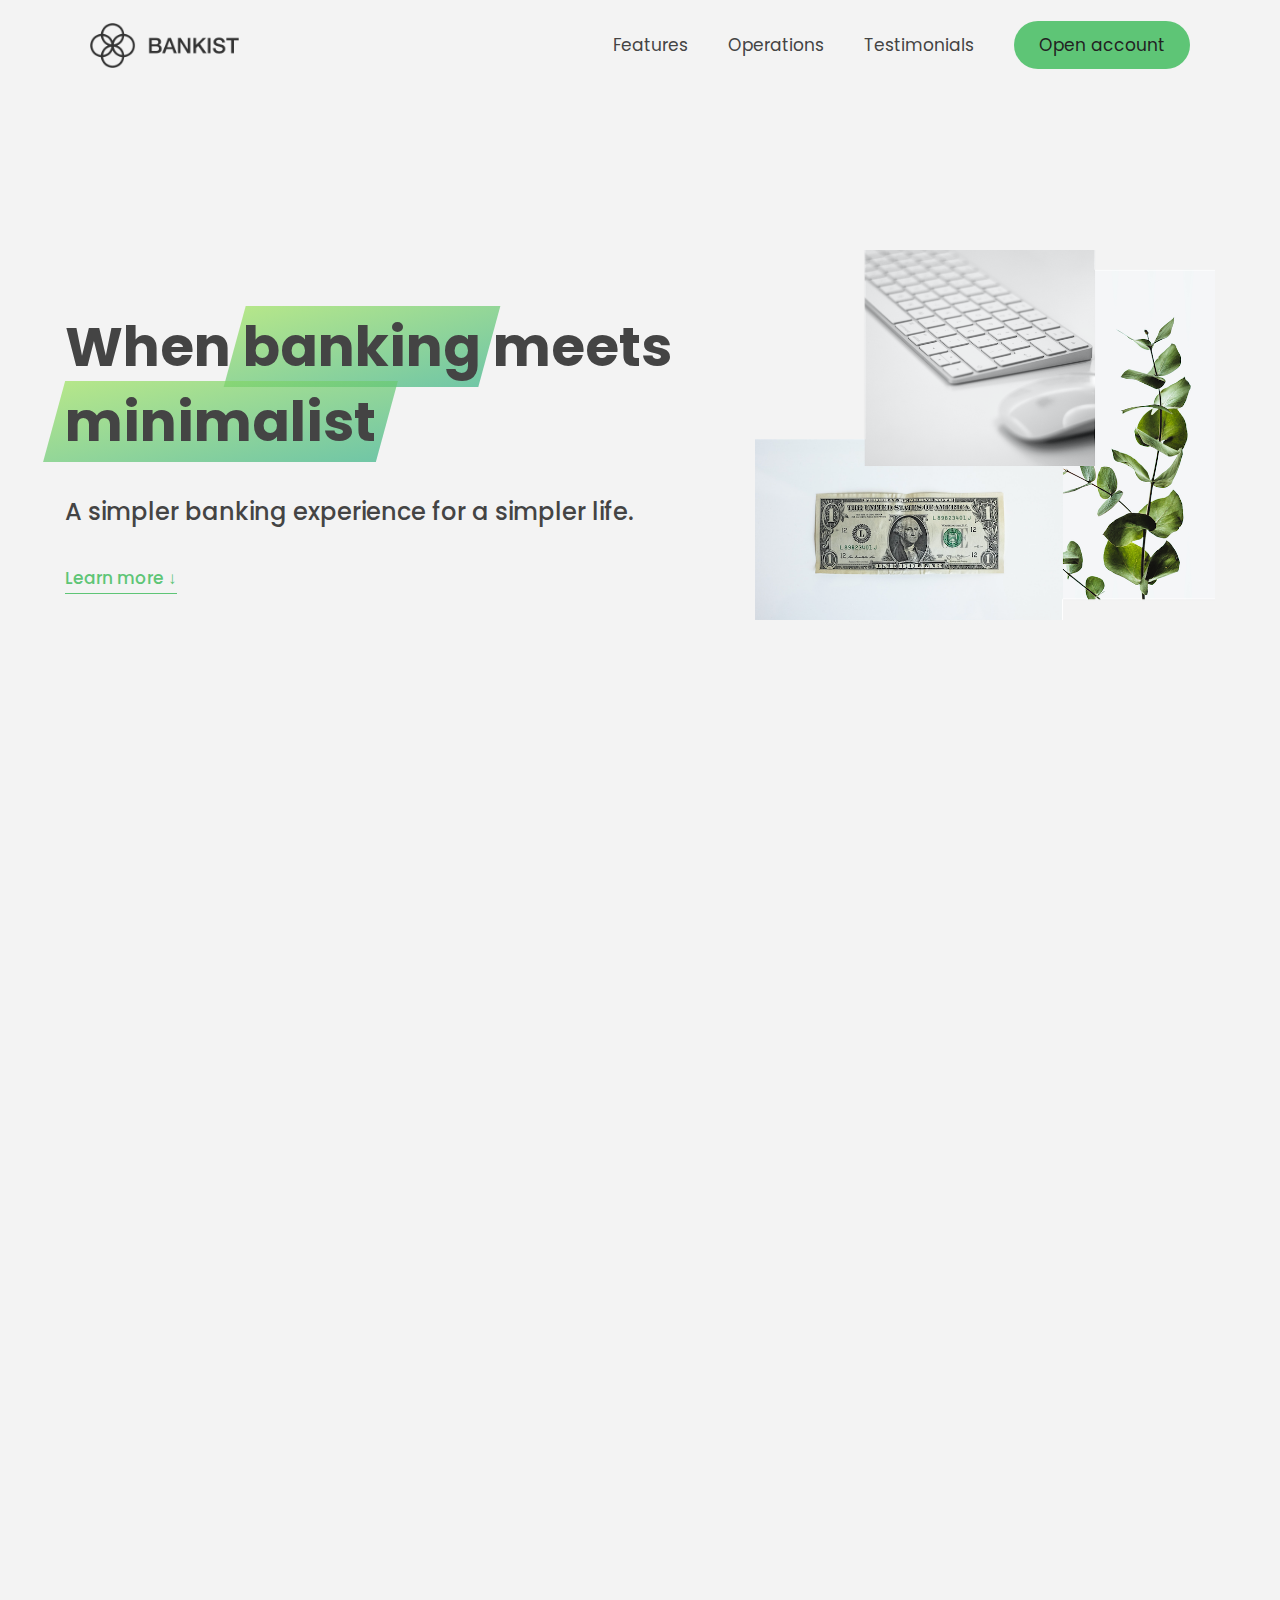
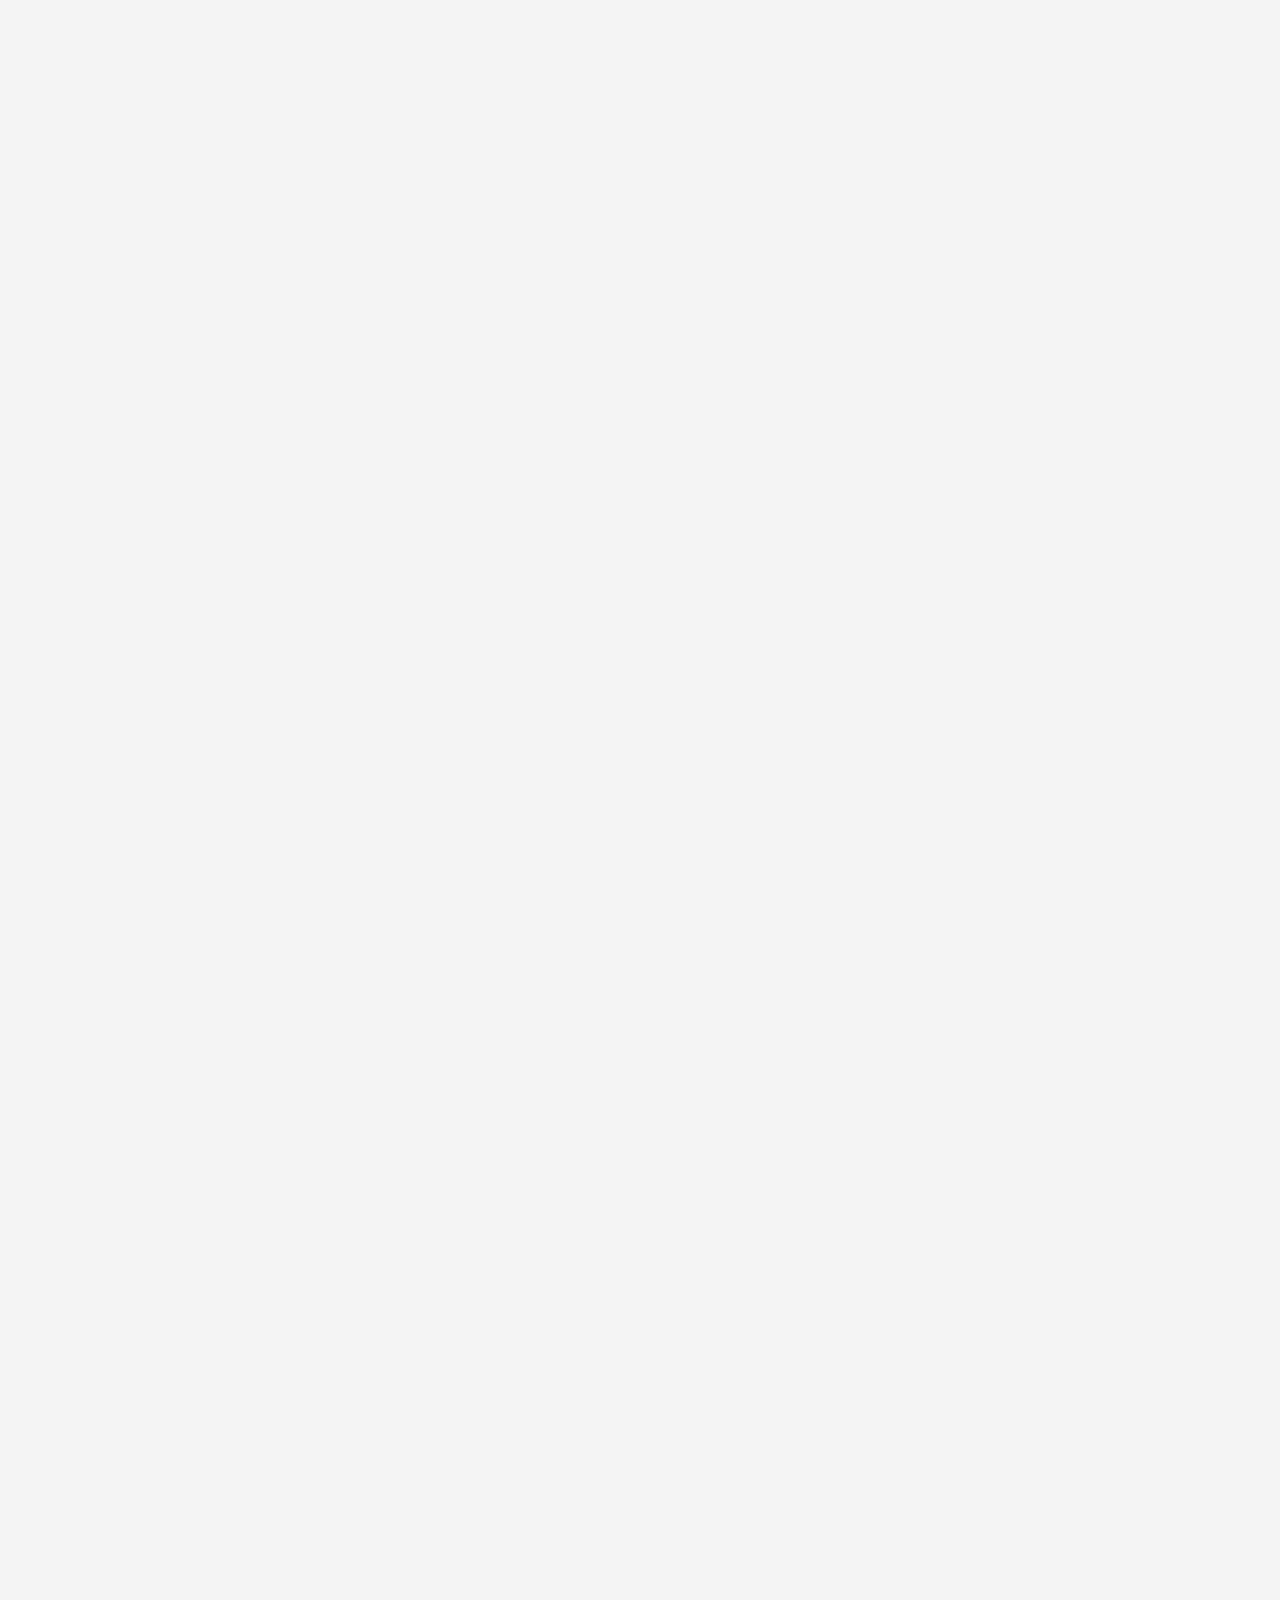
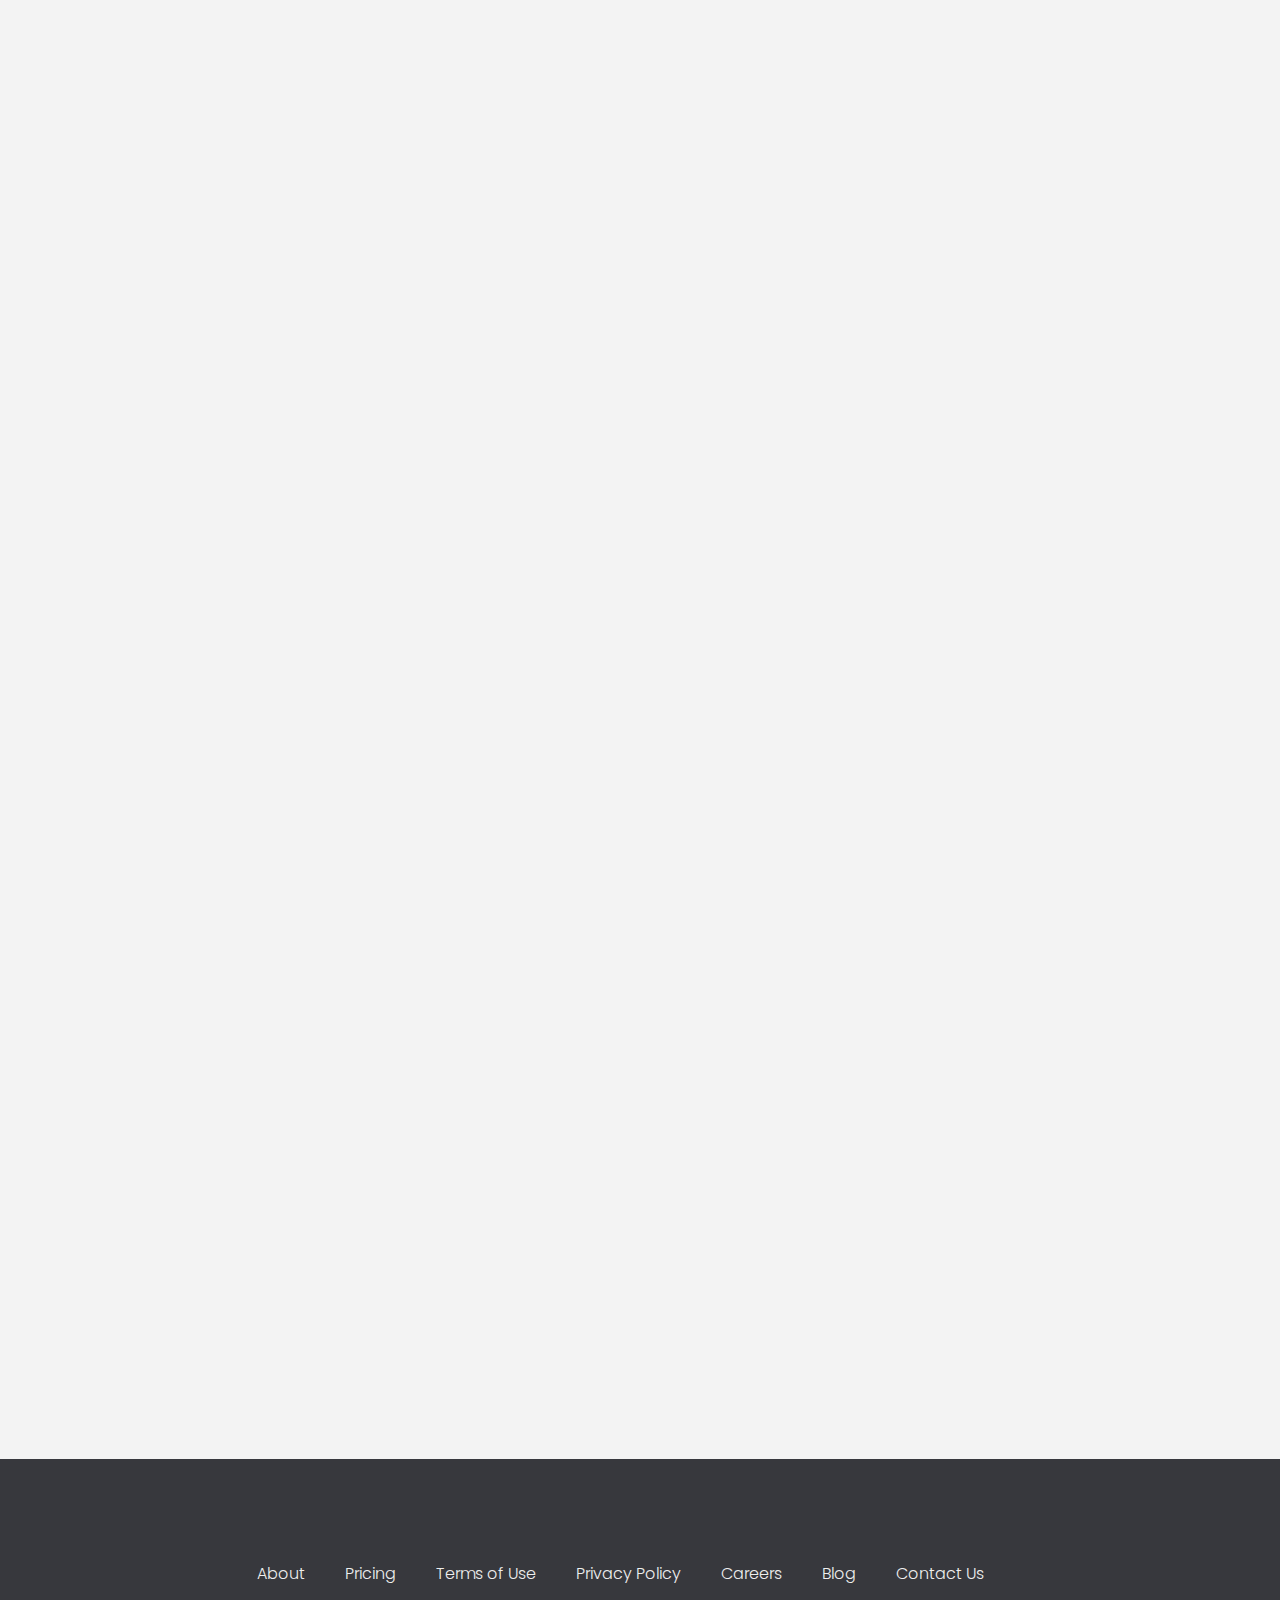
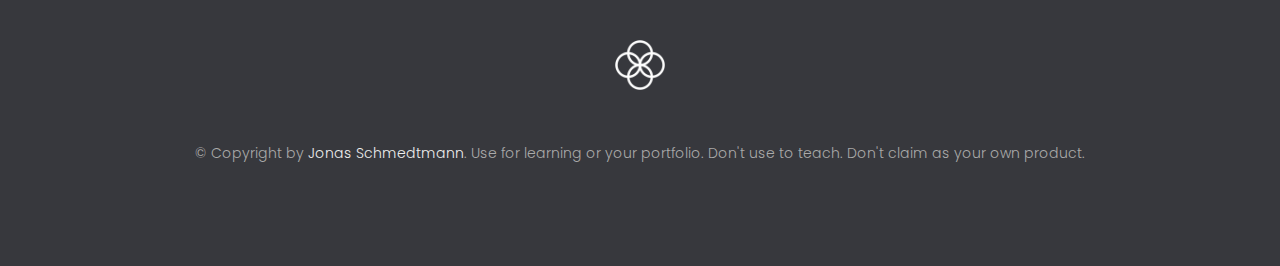
<file: index.html>
<!DOCTYPE html>
<html lang="en">
  <head>
    <meta charset="UTF-8" />
    <meta name="viewport" content="width=device-width, initial-scale=1.0" />
    <meta http-equiv="X-UA-Compatible" content="ie=edge" />
    <link rel="shortcut icon" type="image/png" href="img/icon.png" />

    <link
      href="https://fonts.googleapis.com/css?family=Poppins:300,400,500,600&display=swap"
      rel="stylesheet"
    />
    <link rel="stylesheet" href="style.css" />
    <title>Bankist | When Banking meets Minimalist</title>

    <script defer src="script.js"></script>
  </head>
  <body>
    <header class="header">
      <nav class="nav">
        <img
          src="img/logo.png"
          alt="Bankist logo"
          class="nav__logo"
          id="logo"
        />
        <ul class="nav__links">
          <li class="nav__item">
            <a class="nav__link" href="#section--1">Features</a>
          </li>
          <li class="nav__item">
            <a class="nav__link" href="#section--2">Operations</a>
          </li>
          <li class="nav__item">
            <a class="nav__link" href="#section--3">Testimonials</a>
          </li>
          <li class="nav__item">
            <a class="nav__link nav__link--btn btn--show-modal" href="#"
              >Open account</a
            >
          </li>
        </ul>
      </nav>

      <div class="header__title">
        <h1>
          When
          <!-- Green highlight effect -->
          <span class="highlight">banking</span>
          meets<br />
          <span class="highlight">minimalist</span>
        </h1>
        <h4>A simpler banking experience for a simpler life.</h4>
        <button class="btn--text btn--scroll-to">Learn more &DownArrow;</button>
        <img
          src="img/hero.png"
          class="header__img"
          alt="Minimalist bank items"
        />
      </div>
    </header>

    <section class="section" id="section--1">
      <div class="section__title">
        <h2 class="section__description">Features</h2>
        <h3 class="section__header">
          Everything you need in a modern bank and more.
        </h3>
      </div>

      <div class="features">
        <img
          src="img/digital-lazy.jpg"
          data-src="img/digital.jpg"
          alt="Computer"
          class="features__img lazy-img"
        />
        <div class="features__feature">
          <div class="features__icon">
            <svg>
              <use xlink:href="img/icons.svg#icon-monitor"></use>
            </svg>
          </div>
          <h5 class="features__header">100% digital bank</h5>
          <p>
            Lorem ipsum dolor sit amet consectetur adipisicing elit. Unde alias
            sint quos? Accusantium a fugiat porro reiciendis saepe quibusdam
            debitis ducimus.
          </p>
        </div>

        <div class="features__feature">
          <div class="features__icon">
            <svg>
              <use xlink:href="img/icons.svg#icon-trending-up"></use>
            </svg>
          </div>
          <h5 class="features__header">Watch your money grow</h5>
          <p>
            Nesciunt quos autem dolorum voluptates cum dolores dicta fuga
            inventore ab? Nulla incidunt eius numquam sequi iste pariatur
            quibusdam!
          </p>
        </div>
        <img
          src="img/grow-lazy.jpg"
          data-src="img/grow.jpg"
          alt="Plant"
          class="features__img lazy-img"
        />

        <img
          src="img/card-lazy.jpg"
          data-src="img/card.jpg"
          alt="Credit card"
          class="features__img lazy-img"
        />
        <div class="features__feature">
          <div class="features__icon">
            <svg>
              <use xlink:href="img/icons.svg#icon-credit-card"></use>
            </svg>
          </div>
          <h5 class="features__header">Free debit card included</h5>
          <p>
            Quasi, fugit in cumque cupiditate reprehenderit debitis animi enim
            eveniet consequatur odit quam quos possimus assumenda dicta fuga
            inventore ab.
          </p>
        </div>
      </div>
    </section>

    <section class="section" id="section--2">
      <div class="section__title">
        <h2 class="section__description">Operations</h2>
        <h3 class="section__header">
          Everything as simple as possible, but no simpler.
        </h3>
      </div>

      <div class="operations">
        <div class="operations__tab-container">
          <button
            class="btn operations__tab operations__tab--1 operations__tab--active"
            data-tab="1"
          >
            <span>01</span>Instant Transfers
          </button>
          <button class="btn operations__tab operations__tab--2" data-tab="2">
            <span>02</span>Instant Loans
          </button>
          <button class="btn operations__tab operations__tab--3" data-tab="3">
            <span>03</span>Instant Closing
          </button>
        </div>
        <div
          class="operations__content operations__content--1 operations__content--active"
        >
          <div class="operations__icon operations__icon--1">
            <svg>
              <use xlink:href="img/icons.svg#icon-upload"></use>
            </svg>
          </div>
          <h5 class="operations__header">
            Transfer money to anyone, instantly! No fees, no BS.
          </h5>
          <p>
            Lorem ipsum dolor sit amet, consectetur adipisicing elit, sed do
            eiusmod tempor incididunt ut labore et dolore magna aliqua. Ut enim
            ad minim veniam, quis nostrud exercitation ullamco laboris nisi ut
            aliquip ex ea commodo consequat.
          </p>
        </div>

        <div class="operations__content operations__content--2">
          <div class="operations__icon operations__icon--2">
            <svg>
              <use xlink:href="img/icons.svg#icon-home"></use>
            </svg>
          </div>
          <h5 class="operations__header">
            Buy a home or make your dreams come true, with instant loans.
          </h5>
          <p>
            Duis aute irure dolor in reprehenderit in voluptate velit esse
            cillum dolore eu fugiat nulla pariatur. Excepteur sint occaecat
            cupidatat non proident, sunt in culpa qui officia deserunt mollit
            anim id est laborum.
          </p>
        </div>
        <div class="operations__content operations__content--3">
          <div class="operations__icon operations__icon--3">
            <svg>
              <use xlink:href="img/icons.svg#icon-user-x"></use>
            </svg>
          </div>
          <h5 class="operations__header">
            No longer need your account? No problem! Close it instantly.
          </h5>
          <p>
            Excepteur sint occaecat cupidatat non proident, sunt in culpa qui
            officia deserunt mollit anim id est laborum. Ut enim ad minim
            veniam, quis nostrud exercitation ullamco laboris nisi ut aliquip ex
            ea commodo consequat.
          </p>
        </div>
      </div>
    </section>

    <section class="section" id="section--3">
      <div class="section__title section__title--testimonials">
        <h2 class="section__description">Not sure yet?</h2>
        <h3 class="section__header">
          Millions of Bankists are already making their lifes simpler.
        </h3>
      </div>

      <div class="slider">
        <div class="slide slide--1">
          <div class="testimonial">
            <h5 class="testimonial__header">Best financial decision ever!</h5>
            <blockquote class="testimonial__text">
              Lorem ipsum dolor sit, amet consectetur adipisicing elit.
              Accusantium quas quisquam non? Quas voluptate nulla minima
              deleniti optio ullam nesciunt, numquam corporis et asperiores
              laboriosam sunt, praesentium suscipit blanditiis. Necessitatibus
              id alias reiciendis, perferendis facere pariatur dolore veniam
              autem esse non voluptatem saepe provident nihil molestiae.
            </blockquote>
            <address class="testimonial__author">
              <img src="img/user-1.jpg" alt="" class="testimonial__photo" />
              <h6 class="testimonial__name">Aarav Lynn</h6>
              <p class="testimonial__location">San Francisco, USA</p>
            </address>
          </div>
        </div>

        <div class="slide slide--2">
          <div class="testimonial">
            <h5 class="testimonial__header">
              The last step to becoming a complete minimalist
            </h5>
            <blockquote class="testimonial__text">
              Quisquam itaque deserunt ullam, quia ea repellendus provident,
              ducimus neque ipsam modi voluptatibus doloremque, corrupti
              laborum. Incidunt numquam perferendis veritatis neque repellendus.
              Lorem, ipsum dolor sit amet consectetur adipisicing elit. Illo
              deserunt exercitationem deleniti.
            </blockquote>
            <address class="testimonial__author">
              <img src="img/user-2.jpg" alt="" class="testimonial__photo" />
              <h6 class="testimonial__name">Miyah Miles</h6>
              <p class="testimonial__location">London, UK</p>
            </address>
          </div>
        </div>

        <div class="slide slide--3">
          <div class="testimonial">
            <h5 class="testimonial__header">
              Finally free from old-school banks
            </h5>
            <blockquote class="testimonial__text">
              Debitis, nihil sit minus suscipit magni aperiam vel tenetur
              incidunt commodi architecto numquam omnis nulla autem,
              necessitatibus blanditiis modi similique quidem. Odio aliquam
              culpa dicta beatae quod maiores ipsa minus consequatur error sunt,
              deleniti saepe aliquid quos inventore sequi. Necessitatibus id
              alias reiciendis, perferendis facere.
            </blockquote>
            <address class="testimonial__author">
              <img src="img/user-3.jpg" alt="" class="testimonial__photo" />
              <h6 class="testimonial__name">Francisco Gomes</h6>
              <p class="testimonial__location">Lisbon, Portugal</p>
            </address>
          </div>
        </div>

        <!-- <div class="slide"><img src="img/img-1.jpg" alt="Photo 1" /></div>
        <div class="slide"><img src="img/img-2.jpg" alt="Photo 2" /></div>
        <div class="slide"><img src="img/img-3.jpg" alt="Photo 3" /></div>
        <div class="slide"><img src="img/img-4.jpg" alt="Photo 4" /></div> -->
        <button class="slider__btn slider__btn--left">&larr;</button>
        <button class="slider__btn slider__btn--right">&rarr;</button>
        <div class="dots"></div>
      </div>
    </section>

    <section class="section section--sign-up">
      <div class="section__title">
        <h3 class="section__header">
          The best day to join Bankist was one year ago. The second best is
          today!
        </h3>
      </div>
      <button class="btn btn--show-modal">Open your free account today!</button>
    </section>

    <footer class="footer">
      <ul class="footer__nav">
        <li class="footer__item">
          <a class="footer__link" href="#">About</a>
        </li>
        <li class="footer__item">
          <a class="footer__link" href="#">Pricing</a>
        </li>
        <li class="footer__item">
          <a class="footer__link" href="#">Terms of Use</a>
        </li>
        <li class="footer__item">
          <a class="footer__link" href="#">Privacy Policy</a>
        </li>
        <li class="footer__item">
          <a class="footer__link" href="#">Careers</a>
        </li>
        <li class="footer__item">
          <a class="footer__link" href="#">Blog</a>
        </li>
        <li class="footer__item">
          <a class="footer__link" href="#">Contact Us</a>
        </li>
      </ul>
      <img src="img/icon.png" alt="Logo" class="footer__logo" />
      <p class="footer__copyright">
        &copy; Copyright by
        <a
          class="footer__link twitter-link"
          target="_blank"
          href="https://twitter.com/jonasschmedtman"
          >Jonas Schmedtmann</a
        >. Use for learning or your portfolio. Don't use to teach. Don't claim
        as your own product.
      </p>
    </footer>

    <div class="modal hidden">
      <button class="btn--close-modal">&times;</button>
      <h2 class="modal__header">
        Open your bank account <br />
        in just <span class="highlight">5 minutes</span>
      </h2>
      <form class="modal__form">
        <label for="first-name">First Name</label>
        <input type="text" name="first-name" id="first-name" />
        <label for="last-name">Last Name</label>
        <input type="text" name="last-name" id="last-name" />
        <label for="pin">PIN</label>
        <input type="number" name="pin" id="pin" placeholder="XXXX" />
        <button class="btn btn--sign-up" type="submit">Next step &rarr;</button>
      </form>
    </div>
    <div class="overlay hidden"></div>

    <!-- <script defer src="script.js"></script> -->
  </body>
</html>
</file>
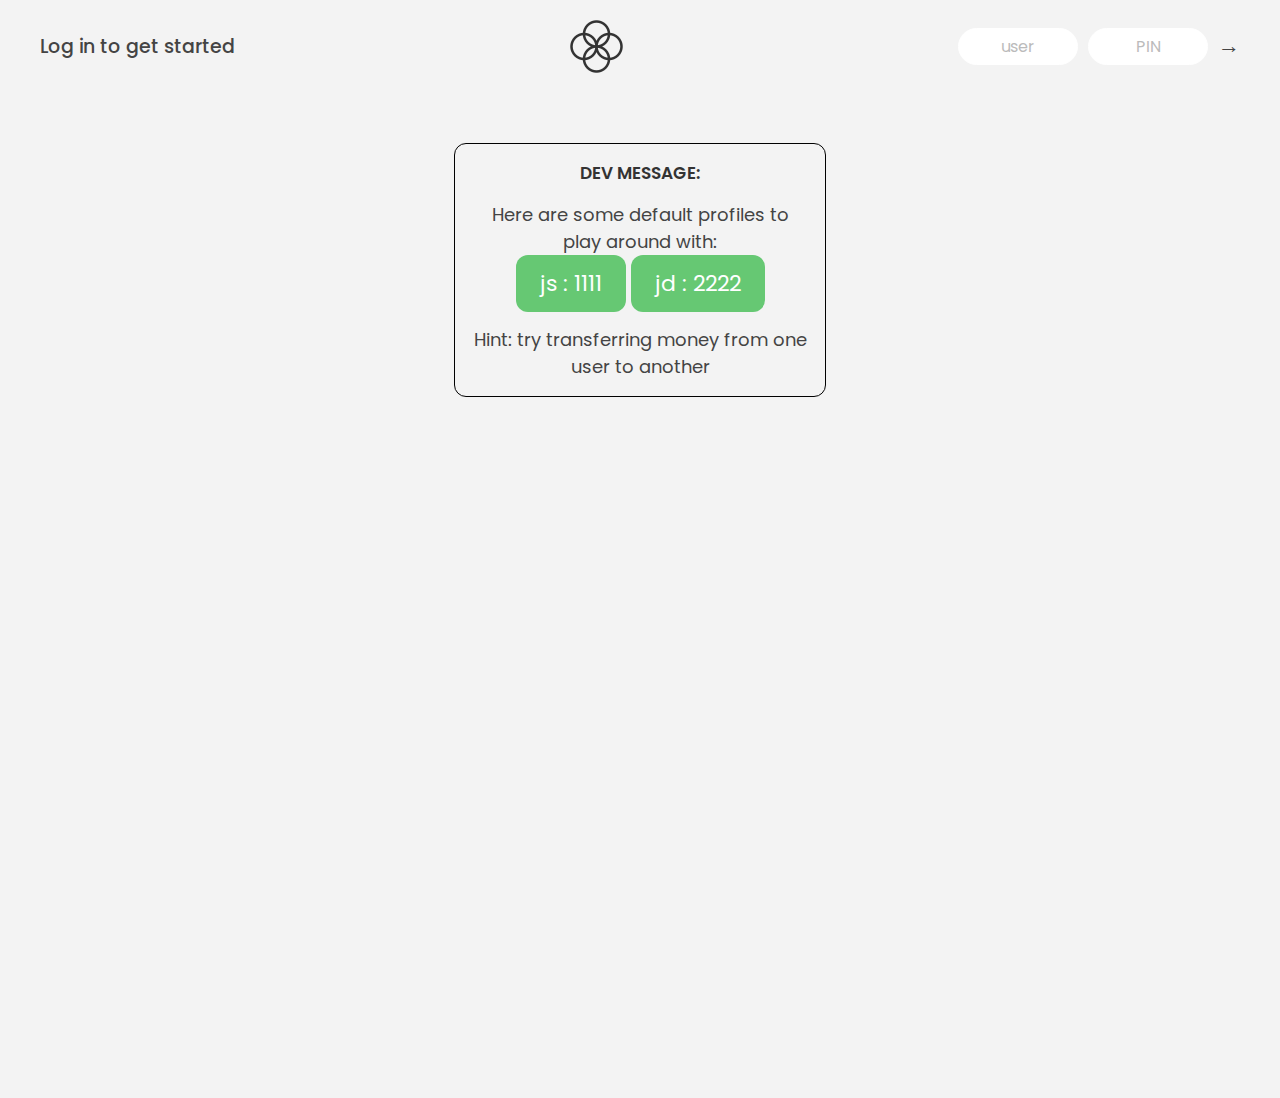
<file: app/app.html>
<!DOCTYPE html>
<html lang="en">
  <head>
    <meta charset="UTF-8" />
    <meta name="viewport" content="width=device-width, initial-scale=1.0" />
    <meta http-equiv="X-UA-Compatible" content="ie=edge" />
    <link rel="shortcut icon" type="image/png" href="/app/icon.png" />

    <link
      href="https://fonts.googleapis.com/css?family=Poppins:400,500,600&display=swap"
      rel="stylesheet"
    />

    <link rel="stylesheet" href="app.css" />
    <script defer src="app.js"></script>
    <title>Bankist</title>
  </head>
  <body>
    <!-- TOP NAVIGATION -->
    <nav>
      <p class="welcome">Log in to get started</p>
      <img src="logo.png" alt="Logo" class="logo" />
      <div class="logo-tip">Log out?</div>
      <form class="login">
        <input
          type="text"
          placeholder="user"
          class="login__input login__input--user"
        />
        <!-- In practice, use type="password" -->
        <input
          type="text"
          placeholder="PIN"
          maxlength="4"
          class="login__input login__input--pin"
        />
        <button class="login__btn">&rarr;</button>
      </form>
    </nav>

    <div class="demo-message">
      <h2>DEV MESSAGE:</h2>
      <p>Here are some default profiles to play around with:</p>
      <p class="new-user-credentials">js : 1111</p>
      <p class="new-user-credentials">jd : 2222</p>
      <p>Hint: try transferring money from one user to another</p>
    </div>

    <!-- <div class="new-user-box">
      <p class="new-user-message">
        Your account has been created. Your login credentials are:
      </p>
      <p class="new-user-credentials">${accInfo.username} : ${accInfo.pin}</p>
      <p class="new-user-message">
        We have gifted you $1000 to start. Thanks for choosing Bankist! :)
      </p>
    </div> -->

    <main class="app">
      <!-- BALANCE -->
      <div class="balance">
        <div>
          <p class="balance__label">Current balance</p>
          <p class="balance__date">
            As of <span class="date">05/03/2037</span>
          </p>
        </div>
        <p class="balance__value">0000€</p>
      </div>

      <!-- MOVEMENTS -->
      <div class="movements">
        <div class="movements__row">
          <div class="movements__type movements__type--deposit">2 deposit</div>
          <div class="movements__date">3 days ago</div>
          <div class="movements__value">4 000€</div>
        </div>
        <div class="movements__row">
          <div class="movements__type movements__type--withdrawal">
            1 withdrawal
          </div>
          <div class="movements__date">24/01/2037</div>
          <div class="movements__value">-378€</div>
        </div>
      </div>

      <!-- SUMMARY -->
      <div class="summary">
        <p class="summary__label">In</p>
        <p class="summary__value summary__value--in">0000€</p>
        <p class="summary__label">Out</p>
        <p class="summary__value summary__value--out">0000€</p>
        <p class="summary__label">Interest</p>
        <p class="summary__value summary__value--interest">0000€</p>
        <button class="btn--sort">&downarrow; SORT</button>
      </div>

      <!-- OPERATION: TRANSFERS -->
      <div class="operation operation--transfer">
        <h2>Transfer money</h2>
        <form class="form form--transfer">
          <input type="text" class="form__input form__input--to" />
          <input type="number" class="form__input form__input--amount" />
          <button class="form__btn form__btn--transfer">&rarr;</button>
          <label class="form__label">Transfer to</label>
          <label class="form__label">Amount</label>
        </form>
      </div>

      <!-- OPERATION: LOAN -->
      <div class="operation operation--loan">
        <h2>Request loan</h2>
        <form class="form form--loan">
          <input type="number" class="form__input form__input--loan-amount" />
          <button class="form__btn form__btn--loan">&rarr;</button>
          <label class="form__label form__label--loan">Amount</label>
        </form>
      </div>

      <!-- OPERATION: CLOSE -->
      <div class="operation operation--close">
        <h2>Close account</h2>
        <form class="form form--close">
          <input type="text" class="form__input form__input--user" />
          <input
            type="password"
            maxlength="6"
            class="form__input form__input--pin"
          />
          <button class="form__btn form__btn--close">&rarr;</button>
          <label class="form__label">Confirm user</label>
          <label class="form__label">Confirm PIN</label>
        </form>
      </div>

      <!-- LOGOUT TIMER -->
      <p class="logout-timer">
        You will be logged out in <span class="timer">05:00</span>
      </p>
    </main>

    <!-- <footer>
      &copy; by Jonas Schmedtmann. Don't claim as your own :)
    </footer> -->
  </body>
</html>
</file>
<file: style.css>
/* The page is NOT responsive. You can implement responsiveness yourself if you wanna have some fun 😃 */

:root {
  --color-primary: #5ec576;
  --color-secondary: #ffcb03;
  --color-tertiary: #ff585f;
  --color-primary-darker: #4bbb7d;
  --color-secondary-darker: #ffbb00;
  --color-tertiary-darker: #fd424b;
  --color-primary-opacity: #5ec5763a;
  --color-secondary-opacity: #ffcd0331;
  --color-tertiary-opacity: #ff58602d;
  --gradient-primary: linear-gradient(to top left, #39b385, #9be15d);
  --gradient-secondary: linear-gradient(to top left, #ffb003, #ffcb03);
}

* {
  margin: 0;
  padding: 0;
  box-sizing: inherit;
}

html {
  font-size: 62.5%;
  box-sizing: border-box;
}

body {
  font-family: 'Poppins', sans-serif;
  font-weight: 300;
  color: #444;
  line-height: 1.9;
  background-color: #f3f3f3;
}

/* GENERAL ELEMENTS */
.section {
  padding: 15rem 3rem;
  border-top: 1px solid #ddd;

  transition: transform 1s, opacity 1s;
}

.section--hidden {
  opacity: 0;
  transform: translateY(8rem);
}

.section__title {
  max-width: 80rem;
  margin: 0 auto 8rem auto;
}

.section__description {
  font-size: 1.8rem;
  font-weight: 600;
  text-transform: uppercase;
  color: var(--color-primary);
  margin-bottom: 1rem;
}

.section__header {
  font-size: 4rem;
  line-height: 1.3;
  font-weight: 500;
}

.btn {
  display: inline-block;
  background-color: var(--color-primary);
  font-size: 1.6rem;
  font-family: inherit;
  font-weight: 500;
  border: none;
  padding: 1.25rem 4.5rem;
  border-radius: 10rem;
  cursor: pointer;
  transition: all 0.3s;
}

.btn:hover {
  background-color: var(--color-primary-darker);
}

.btn--text {
  display: inline-block;
  background: none;
  font-size: 1.7rem;
  font-family: inherit;
  font-weight: 500;
  color: var(--color-primary);
  border: none;
  border-bottom: 1px solid currentColor;
  padding-bottom: 2px;
  cursor: pointer;
  transition: all 0.3s;
}

p {
  color: #666;
}

/* This is BAD for accessibility! Don't do in the real world! */
button:focus {
  outline: none;
}

img {
  transition: filter 0.5s;
}

.lazy-img {
  filter: blur(20px);
}

/* NAVIGATION */
.nav {
  display: flex;
  justify-content: space-between;
  align-items: center;
  height: 9rem;
  width: 100%;
  padding: 0 6rem;
  z-index: 100;
}

/* nav and sticky class at the same time */
.nav.sticky {
  position: fixed;
  background-color: rgba(255, 255, 255, 0.95);
}

.nav__logo {
  height: 4.5rem;
  transition: all 0.3s;
}

.nav__links {
  display: flex;
  align-items: center;
  list-style: none;
}

.nav__item {
  margin-left: 4rem;
}

.nav__link:link,
.nav__link:visited {
  font-size: 1.7rem;
  font-weight: 400;
  color: inherit;
  text-decoration: none;
  display: block;
  transition: all 0.3s;
}

.nav__link--btn:link,
.nav__link--btn:visited {
  padding: 0.8rem 2.5rem;
  border-radius: 3rem;
  background-color: var(--color-primary);
  color: #222;
}

.nav__link--btn:hover,
.nav__link--btn:active {
  color: inherit;
  background-color: var(--color-primary-darker);
  color: #333;
}

/* HEADER */
.header {
  padding: 0 3rem;
  height: 100vh;
  display: flex;
  flex-direction: column;
  align-items: center;
}

.header__title {
  flex: 1;

  max-width: 115rem;
  display: grid;
  grid-template-columns: 3fr 2fr;
  row-gap: 3rem;
  align-content: center;
  justify-content: center;

  align-items: start;
  justify-items: start;
}

h1 {
  font-size: 5.5rem;
  line-height: 1.35;
}

h4 {
  font-size: 2.4rem;
  font-weight: 500;
}

.header__img {
  width: 100%;
  grid-column: 2 / 3;
  grid-row: 1 / span 4;
  transform: translateY(-6rem);
}

.highlight {
  position: relative;
}

.highlight::after {
  display: block;
  content: '';
  position: absolute;
  bottom: 0;
  left: 0;
  height: 100%;
  width: 100%;
  z-index: -1;
  opacity: 0.7;
  transform: scale(1.07, 1.05) skewX(-15deg);
  background-image: var(--gradient-primary);
}

/* FEATURES */
.features {
  display: grid;
  grid-template-columns: 1fr 1fr;
  gap: 4rem;
  margin: 0 12rem;
}

.features__img {
  width: 100%;
}

.features__feature {
  align-self: center;
  justify-self: center;
  width: 70%;
  font-size: 1.5rem;
}

.features__icon {
  display: flex;
  align-items: center;
  justify-content: center;
  background-color: var(--color-primary-opacity);
  height: 5.5rem;
  width: 5.5rem;
  border-radius: 50%;
  margin-bottom: 2rem;
}

.features__icon svg {
  height: 2.5rem;
  width: 2.5rem;
  fill: var(--color-primary);
}

.features__header {
  font-size: 2rem;
  margin-bottom: 1rem;
}

/* OPERATIONS */
.operations {
  max-width: 100rem;
  margin: 12rem auto 0 auto;

  background-color: #fff;
}

.operations__tab-container {
  display: flex;
  justify-content: center;
}

.operations__tab {
  margin-right: 2.5rem;
  transform: translateY(-50%);
}

.operations__tab span {
  margin-right: 1rem;
  font-weight: 600;
  display: inline-block;
}

.operations__tab--1 {
  background-color: var(--color-secondary);
}

.operations__tab--1:hover {
  background-color: var(--color-secondary-darker);
}

.operations__tab--3 {
  background-color: var(--color-tertiary);
  margin: 0;
}

.operations__tab--3:hover {
  background-color: var(--color-tertiary-darker);
}

.operations__tab--active {
  transform: translateY(-66%);
}

.operations__content {
  display: none;

  /* JUST PRESENTATIONAL */
  font-size: 1.7rem;
  padding: 2.5rem 7rem 6.5rem 7rem;
}

.operations__content--active {
  display: grid;
  grid-template-columns: 7rem 1fr;
  column-gap: 3rem;
  row-gap: 0.5rem;
}

.operations__header {
  font-size: 2.25rem;
  font-weight: 500;
  align-self: center;
}

.operations__icon {
  display: flex;
  align-items: center;
  justify-content: center;
  height: 7rem;
  width: 7rem;
  border-radius: 50%;
}

.operations__icon svg {
  height: 2.75rem;
  width: 2.75rem;
}

.operations__content p {
  grid-column: 2;
}

.operations__icon--1 {
  background-color: var(--color-secondary-opacity);
}
.operations__icon--2 {
  background-color: var(--color-primary-opacity);
}
.operations__icon--3 {
  background-color: var(--color-tertiary-opacity);
}
.operations__icon--1 svg {
  fill: var(--color-secondary-darker);
}
.operations__icon--2 svg {
  fill: var(--color-primary);
}
.operations__icon--3 svg {
  fill: var(--color-tertiary);
}

/* SLIDER */
.slider {
  max-width: 100rem;
  height: 50rem;
  margin: 0 auto;
  position: relative;

  /* IN THE END */
  overflow: hidden;
}

.slide {
  position: absolute;
  top: 0;
  width: 100%;
  height: 50rem;

  display: flex;
  align-items: center;
  justify-content: center;

  /* THIS creates the animation! */
  transition: transform 1s;
}

.slide > img {
  /* Only for images that have different size than slide */
  width: 100%;
  height: 100%;
  object-fit: cover;
}

.slider__btn {
  position: absolute;
  top: 50%;
  z-index: 10;

  border: none;
  background: rgba(255, 255, 255, 0.7);
  font-family: inherit;
  color: #333;
  border-radius: 50%;
  height: 5.5rem;
  width: 5.5rem;
  font-size: 3.25rem;
  cursor: pointer;
}

.slider__btn--left {
  left: 6%;
  transform: translate(-50%, -50%);
}

.slider__btn--right {
  right: 6%;
  transform: translate(50%, -50%);
}

.dots {
  position: absolute;
  bottom: 5%;
  left: 50%;
  transform: translateX(-50%);
  display: flex;
}

.dots__dot {
  border: none;
  background-color: #b9b9b9;
  opacity: 0.7;
  height: 1rem;
  width: 1rem;
  border-radius: 50%;
  margin-right: 1.75rem;
  cursor: pointer;
  transition: all 0.5s;

  /* Only necessary when overlying images */
  /* box-shadow: 0 0.6rem 1.5rem rgba(0, 0, 0, 0.7); */
}

.dots__dot:last-child {
  margin: 0;
}

.dots__dot--active {
  /* background-color: #fff; */
  background-color: #888;
  opacity: 1;
}

/* TESTIMONIALS */
.testimonial {
  width: 65%;
  position: relative;
}

.testimonial::before {
  content: '\201C';
  position: absolute;
  top: -5.7rem;
  left: -6.8rem;
  line-height: 1;
  font-size: 20rem;
  font-family: inherit;
  color: var(--color-primary);
  z-index: -1;
}

.testimonial__header {
  font-size: 2.25rem;
  font-weight: 500;
  margin-bottom: 1.5rem;
}

.testimonial__text {
  font-size: 1.7rem;
  margin-bottom: 3.5rem;
  color: #666;
}

.testimonial__author {
  margin-left: 3rem;
  font-style: normal;

  display: grid;
  grid-template-columns: 6.5rem 1fr;
  column-gap: 2rem;
}

.testimonial__photo {
  grid-row: 1 / span 2;
  width: 6.5rem;
  border-radius: 50%;
}

.testimonial__name {
  font-size: 1.7rem;
  font-weight: 500;
  align-self: end;
  margin: 0;
}

.testimonial__location {
  font-size: 1.5rem;
}

.section__title--testimonials {
  margin-bottom: 4rem;
}

/* SIGNUP */
.section--sign-up {
  background-color: #37383d;
  border-top: none;
  border-bottom: 1px solid #444;
  text-align: center;
  padding: 10rem 3rem;
}

.section--sign-up .section__header {
  color: #fff;
  text-align: center;
}

.section--sign-up .section__title {
  margin-bottom: 6rem;
}

.section--sign-up .btn {
  font-size: 1.9rem;
  padding: 2rem 5rem;
}

/* FOOTER */
.footer {
  padding: 10rem 3rem;
  background-color: #37383d;
}

.footer__nav {
  list-style: none;
  display: flex;
  justify-content: center;
  margin-bottom: 5rem;
}

.footer__item {
  margin-right: 4rem;
}

.footer__link {
  font-size: 1.6rem;
  color: #eee;
  text-decoration: none;
}

.footer__logo {
  height: 5rem;
  display: block;
  margin: 0 auto;
  margin-bottom: 5rem;
}

.footer__copyright {
  font-size: 1.4rem;
  color: #aaa;
  text-align: center;
}

.footer__copyright .footer__link {
  font-size: 1.4rem;
}

/* MODAL WINDOW */
.modal {
  position: fixed;
  top: 50%;
  left: 50%;
  transform: translate(-50%, -50%);
  max-width: 60rem;
  background-color: #f3f3f3;
  padding: 5rem 6rem;
  box-shadow: 0 4rem 6rem rgba(0, 0, 0, 0.3);
  z-index: 1000;
  transition: all 0.5s;
}

.overlay {
  position: fixed;
  top: 0;
  left: 0;
  width: 100%;
  height: 100%;
  background-color: rgba(0, 0, 0, 0.5);
  backdrop-filter: blur(4px);
  z-index: 100;
  transition: all 0.5s;
}

.modal__header {
  font-size: 3.25rem;
  margin-bottom: 4.5rem;
  line-height: 1.5;
}

.modal__form {
  margin: 0 3rem;
  display: grid;
  grid-template-columns: 1fr 2fr;
  align-items: center;
  gap: 2.5rem;
}

.modal__form label {
  font-size: 1.7rem;
  font-weight: 500;
}

.modal__form input {
  font-size: 1.7rem;
  padding: 1rem 1.5rem;
  border: 1px solid #ddd;
  border-radius: 0.5rem;
}

.modal__form button {
  grid-column: 1 / span 2;
  justify-self: center;
  margin-top: 1rem;
}

.btn--close-modal {
  font-family: inherit;
  color: inherit;
  position: absolute;
  top: 0.5rem;
  right: 2rem;
  font-size: 4rem;
  cursor: pointer;
  border: none;
  background: none;
}

.hidden {
  visibility: hidden;
  opacity: 0;
}

/* COOKIE MESSAGE */
.cookie-message {
  display: flex;
  align-items: center;
  justify-content: space-evenly;
  width: 100%;
  background-color: white;
  color: #bbb;
  font-size: 1.5rem;
  font-weight: 400;
}
</file>
<file: app/app.css>
/*
 * Use this CSS to learn some intersting techniques,
 * in case you're wondering how I built the UI.
 * Have fun! 😁
 */

* {
  margin: 0;
  padding: 0;
  box-sizing: inherit;
}

html {
  font-size: 62.5%;
  box-sizing: border-box;
}

body {
  font-family: 'Poppins', sans-serif;
  color: #444;
  background-color: #f3f3f3;
  height: 100vh;
  padding: 2rem;
}

nav {
  display: flex;
  justify-content: space-between;
  align-items: center;
  padding: 0 2rem;
}

.welcome {
  font-size: 1.9rem;
  font-weight: 500;
}

.logo {
  height: 5.25rem;
  cursor: pointer;
}

.logo:hover + .logo-tip {
  display: block;
}

.logo-tip {
  position: absolute;
  left: 46%;
  top: 70px;
  font-size: 1.4rem;
  padding: 0.6rem 1.2rem;
  opacity: 90%;
  border-radius: 12px;
  display: none;
}

.login {
  display: flex;
}

.login__input {
  border: none;
  padding: 0.5rem 2rem;
  font-size: 1.6rem;
  font-family: inherit;
  text-align: center;
  width: 12rem;
  border-radius: 10rem;
  margin-right: 1rem;
  color: inherit;
  border: 1px solid #fff;
  transition: all 0.3s;
}

.login__input:focus {
  outline: none;
  border: 1px solid #ccc;
}

.login__input::placeholder {
  color: #bbb;
}

.login__btn {
  border: none;
  background: none;
  font-size: 2.2rem;
  color: inherit;
  cursor: pointer;
  transition: all 0.3s;
}

.login__btn:hover,
.login__btn:focus,
.btn--sort:hover,
.btn--sort:focus {
  outline: none;
  color: #777;
}

.demo-message {
  margin: 0 auto;
  margin-top: 7rem;
  width: 30%;
  text-align: center;
  font-size: 1.8rem;
  border: 1px solid black;
  border-radius: 12px;
  padding: 1.6rem;
}

/* NEW USER MESSAGE */
.new-user-box {
  margin-top: 10rem;
  display: flex;
  flex-direction: column;
  align-items: center;
  justify-content: center;
}

.new-user-message {
  font-size: 1.8rem;
  margin-bottom: 1.4rem;
}

.new-user-credentials {
  display: inline-block;
  font-size: 2.2rem;
  margin-bottom: 1.4rem;
  padding: 1.2rem 2.4rem;
  border-radius: 12px;
  background-color: #66c873;
  color: white;
}

.message--hidden {
  display: none;
}

/* MAIN */
.app {
  position: relative;
  max-width: 100rem;
  margin: 4rem auto;
  display: grid;
  grid-template-columns: 4fr 3fr;
  grid-template-rows: auto repeat(3, 15rem) auto;
  gap: 2rem;

  /* NOTE This creates the fade in/out anumation */
  opacity: 0;
  transition: all 1s;
}

.balance {
  grid-column: 1 / span 2;
  display: flex;
  align-items: flex-end;
  justify-content: space-between;
  margin-bottom: 2rem;
}

.balance__label {
  font-size: 2.2rem;
  font-weight: 500;
  margin-bottom: -0.2rem;
}

.balance__date {
  font-size: 1.4rem;
  color: #888;
}

.balance__value {
  font-size: 4.5rem;
  font-weight: 400;
}

/* MOVEMENTS */
.movements {
  grid-row: 2 / span 3;
  background-color: #fff;
  border-radius: 1rem;
  overflow: scroll;
}

.movements__row {
  padding: 2.25rem 4rem;
  display: flex;
  align-items: center;
  border-bottom: 1px solid #eee;
}

.movements__type {
  font-size: 1.1rem;
  text-transform: uppercase;
  font-weight: 500;
  color: #fff;
  padding: 0.1rem 1rem;
  border-radius: 10rem;
  margin-right: 2rem;
}

.movements__date {
  font-size: 1.1rem;
  text-transform: uppercase;
  font-weight: 500;
  color: #666;
}

.movements__type--deposit {
  background-image: linear-gradient(to top left, #39b385, #9be15d);
}

.movements__type--withdrawal {
  background-image: linear-gradient(to top left, #e52a5a, #ff585f);
}

.movements__value {
  font-size: 1.7rem;
  margin-left: auto;
}

/* SUMMARY */
.summary {
  grid-row: 5 / 6;
  display: flex;
  align-items: baseline;
  padding: 0 0.3rem;
  margin-top: 1rem;
}

.summary__label {
  font-size: 1.2rem;
  font-weight: 500;
  text-transform: uppercase;
  margin-right: 0.8rem;
}

.summary__value {
  font-size: 2.2rem;
  margin-right: 2.5rem;
}

.summary__value--in,
.summary__value--interest {
  color: #66c873;
}

.summary__value--out {
  color: #f5465d;
}

.btn--sort {
  margin-left: auto;
  border: none;
  background: none;
  font-size: 1.3rem;
  font-weight: 500;
  cursor: pointer;
}

/* OPERATIONS */
.operation {
  border-radius: 1rem;
  padding: 3rem 4rem;
  color: #333;
}

.operation--transfer {
  background-image: linear-gradient(to top left, #ffb003, #ffcb03);
}

.operation--loan {
  background-image: linear-gradient(to top left, #39b385, #9be15d);
}

.operation--close {
  background-image: linear-gradient(to top left, #e52a5a, #ff585f);
}

h2 {
  margin-bottom: 1.5rem;
  font-size: 1.7rem;
  font-weight: 600;
  color: #333;
}

.form {
  display: grid;
  grid-template-columns: 2.5fr 2.5fr 1fr;
  grid-template-rows: auto auto;
  gap: 0.4rem 1rem;
}

/* Exceptions for interst */
.form.form--loan {
  grid-template-columns: 2.5fr 1fr 2.5fr;
}
.form__label--loan {
  grid-row: 2;
}
/* End exceptions */

.form__input {
  width: 100%;
  border: none;
  background-color: rgba(255, 255, 255, 0.4);
  font-family: inherit;
  font-size: 1.5rem;
  text-align: center;
  color: #333;
  padding: 0.3rem 1rem;
  border-radius: 0.7rem;
  transition: all 0.3s;
}

.form__input:focus {
  outline: none;
  background-color: rgba(255, 255, 255, 0.6);
}

.form__label {
  font-size: 1.3rem;
  text-align: center;
}

.form__btn {
  border: none;
  border-radius: 0.7rem;
  font-size: 1.8rem;
  background-color: #fff;
  cursor: pointer;
  transition: all 0.3s;
}

.form__btn:focus {
  outline: none;
  background-color: rgba(255, 255, 255, 0.8);
}

.logout-timer {
  padding: 0 0.3rem;
  margin-top: 1.9rem;
  text-align: right;
  font-size: 1.25rem;
}

.timer {
  font-weight: 600;
}
</file>
